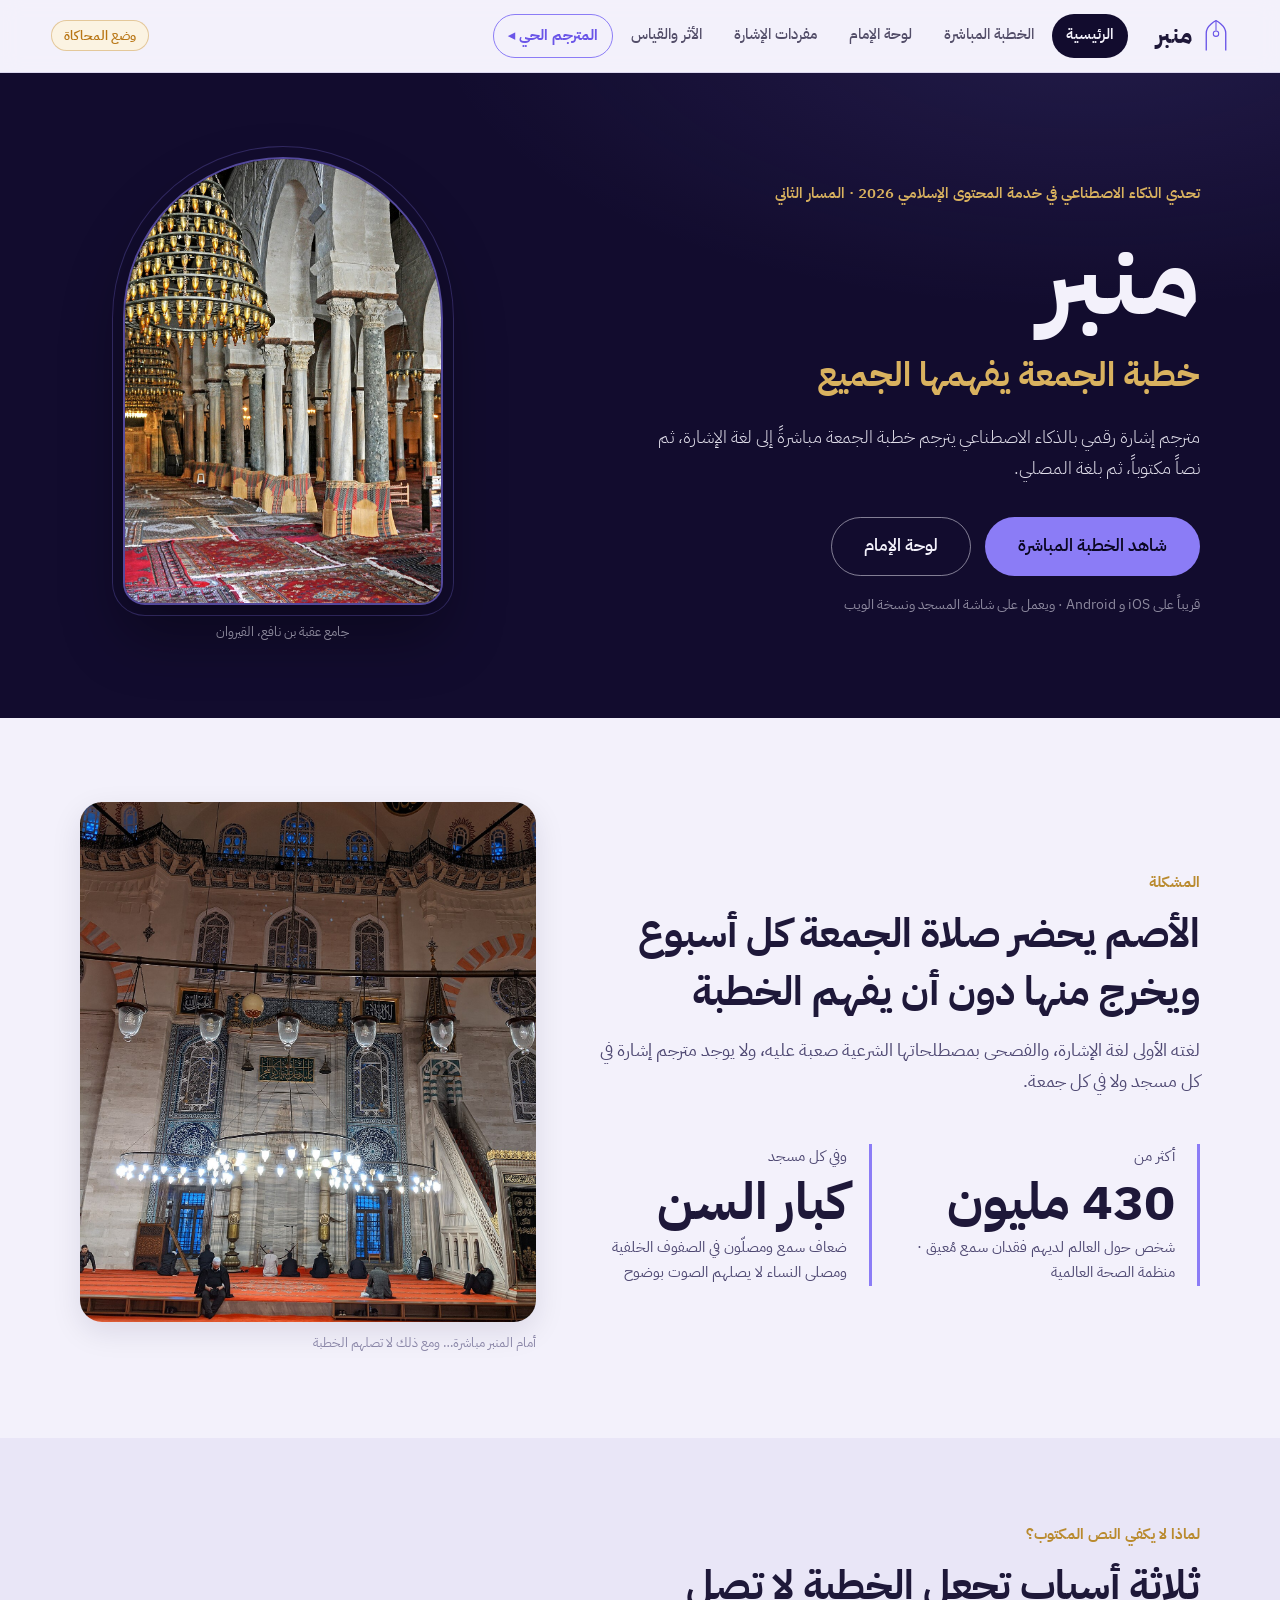
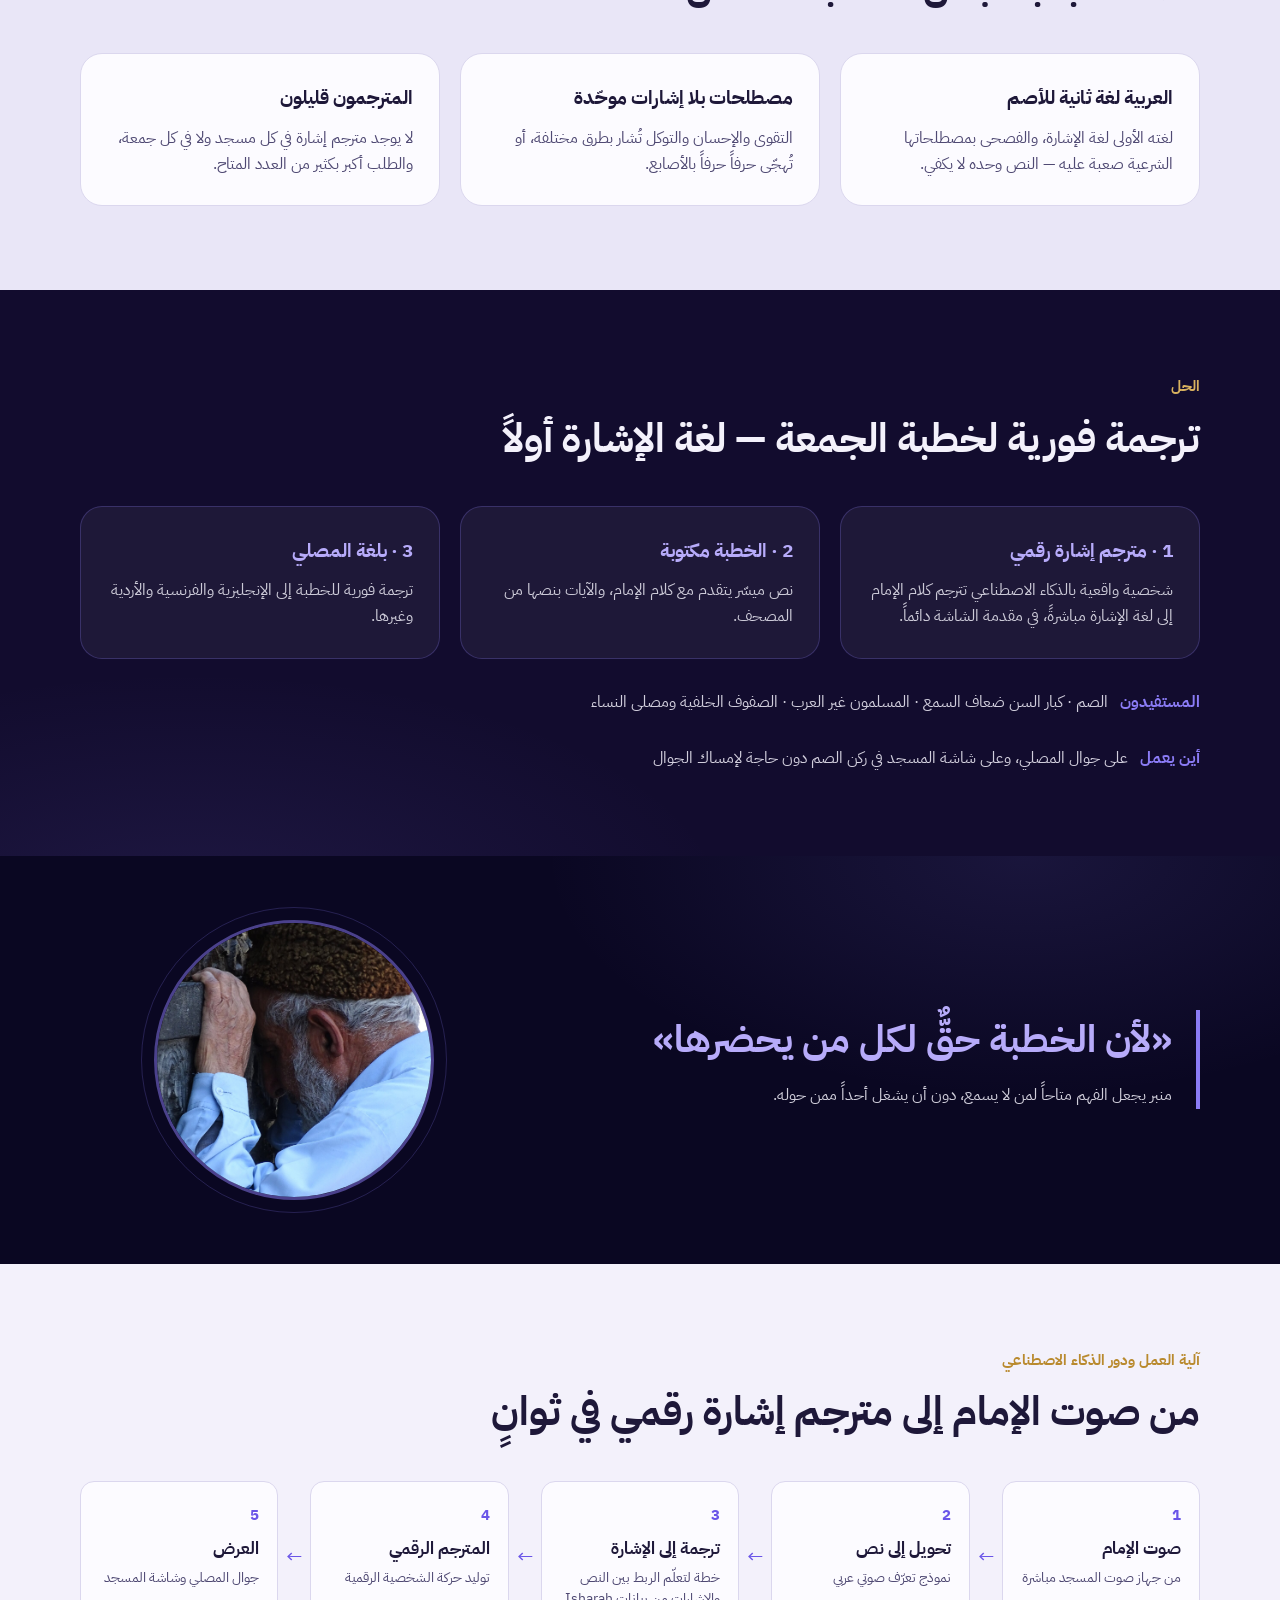
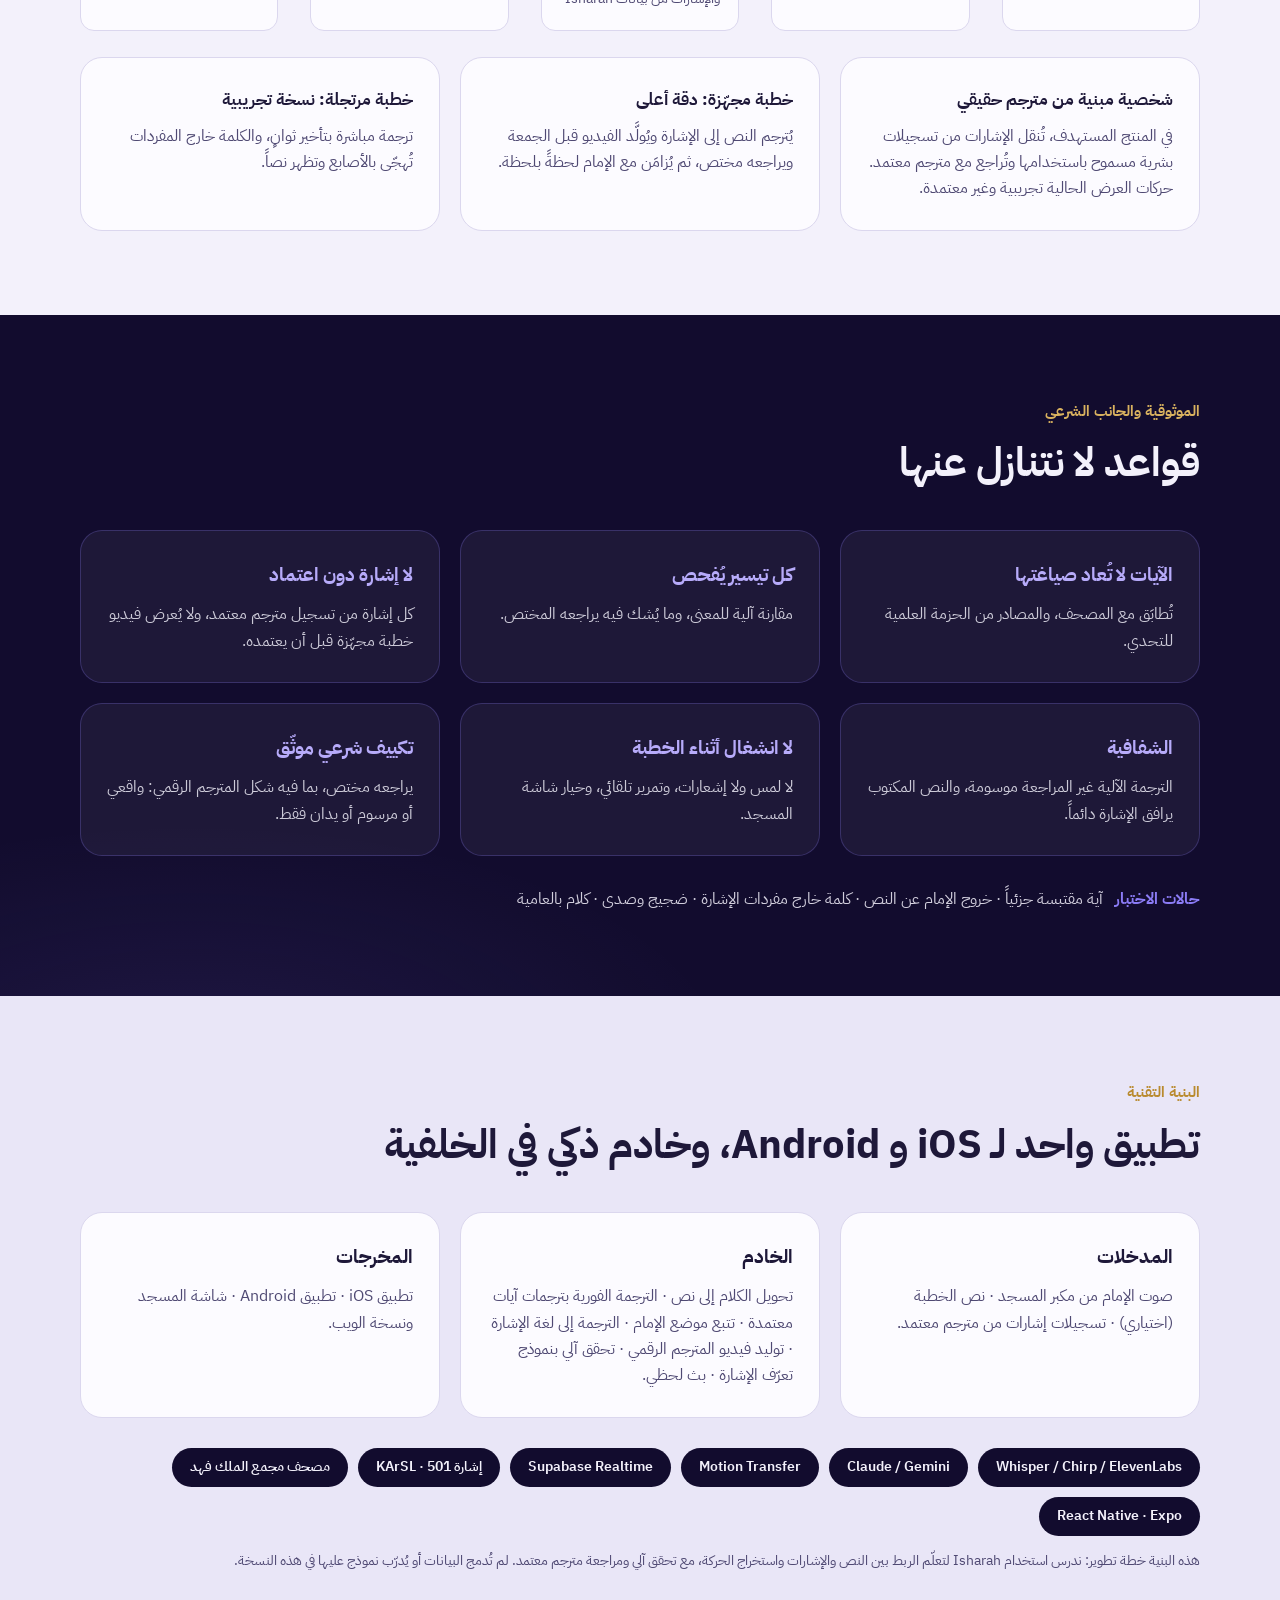
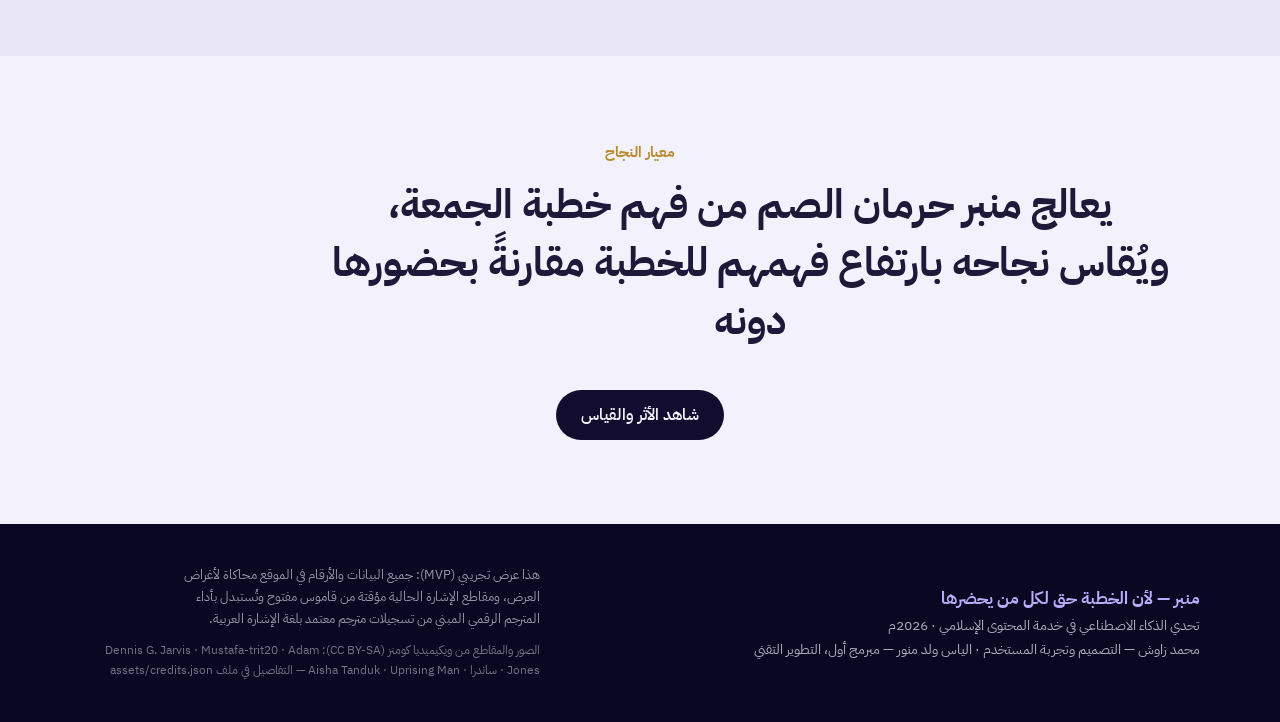
<file: about.html>
<!DOCTYPE html>
<html lang="ar" dir="rtl">
<head>
<meta charset="UTF-8" />
<meta name="viewport" content="width=device-width, initial-scale=1.0" />
<title>منبر — خطبة الجمعة يفهمها الجميع</title>
<meta name="description" content="منبر: مترجم إشارة رقمي بالذكاء الاصطناعي يترجم خطبة الجمعة مباشرةً إلى لغة الإشارة، ثم نصاً مكتوباً، ثم بلغة المصلي." />
<link rel="icon" href="data:image/svg+xml,%3Csvg xmlns='http://www.w3.org/2000/svg' viewBox='0 0 48 64'%3E%3Crect width='48' height='64' rx='8' fill='%23120C2E'/%3E%3Cpath d='M8 56 V28 C8 14 24 6 24 6 C24 6 40 14 40 28 V56' fill='none' stroke='%238B7CF6' stroke-width='2.5'/%3E%3Cline x1='24' y1='6' x2='24' y2='24' stroke='%238B7CF6' stroke-width='2'/%3E%3Ccircle cx='24' cy='30' r='5' fill='none' stroke='%238B7CF6' stroke-width='2'/%3E%3C/svg%3E" />
<link rel="preconnect" href="https://fonts.googleapis.com" />
<link rel="preconnect" href="https://fonts.gstatic.com" crossorigin />
<link href="https://fonts.googleapis.com/css2?family=IBM+Plex+Sans+Arabic:wght@300;400;500;600;700&family=Amiri:wght@400;700&display=swap" rel="stylesheet" />
<link rel="stylesheet" href="css/styles.css" />
</head>
<body data-view="home">

<header class="topbar" id="topbar">
  <a class="brand" href="#/">
    <span class="brand-mark" aria-hidden="true">
      <svg viewBox="0 0 48 64" fill="none" stroke="currentColor">
        <path d="M6 60 V28 C6 13 24 5 24 5 C24 5 42 13 42 28 V60" stroke-width="2.5"/>
        <line x1="24" y1="5" x2="24" y2="23" stroke-width="2"/>
        <circle cx="24" cy="29" r="5" stroke-width="2"/>
      </svg>
    </span>
    <span class="brand-name">منبر</span>
  </a>
  <nav class="nav" id="nav">
    <a href="#/" data-route="home">الرئيسية</a>
    <a href="#/screen" data-route="screen">الخطبة المباشرة</a>
    <a href="#/dashboard" data-route="dashboard">لوحة الإمام</a>
    <a href="#/glossary" data-route="glossary">مفردات الإشارة</a>
    <a href="#/impact" data-route="impact">الأثر والقياس</a>
    <a href="index.html" class="nav-live">المترجم الحي ◂</a>
  </nav>
  <span class="sim-badge" title="جميع البيانات في هذا العرض تجريبية لأغراض المحاكاة">وضع المحاكاة</span>
  <button class="nav-toggle" id="navToggle" aria-label="القائمة">
    <svg viewBox="0 0 24 24" width="22" height="22" stroke="currentColor" stroke-width="2" fill="none"><path d="M3 6h18M3 12h18M3 18h18"/></svg>
  </button>
</header>

<main>

<!-- landing -->
<section class="view active" id="view-home">

  <div class="hero">
    <div class="container hero-grid">
      <div class="hero-copy">
        <p class="hero-kicker">تحدي الذكاء الاصطناعي في خدمة المحتوى الإسلامي 2026 · المسار الثاني</p>
        <h1 class="hero-title">منبر</h1>
        <p class="hero-sub">خطبة الجمعة يفهمها الجميع</p>
        <p class="hero-desc">
          مترجم إشارة رقمي بالذكاء الاصطناعي يترجم خطبة الجمعة مباشرةً إلى لغة الإشارة،
          ثم نصاً مكتوباً، ثم بلغة المصلي.
        </p>
        <div class="hero-cta">
          <a class="btn btn-primary btn-lg" href="#/screen">شاهد الخطبة المباشرة</a>
          <a class="btn btn-ghost btn-lg" href="#/dashboard">لوحة الإمام</a>
        </div>
        <p class="hero-platforms">قريباً على iOS و Android · ويعمل على شاشة المسجد ونسخة الويب</p>
      </div>
      <figure class="hero-figure">
        <img src="assets/img/hero-mosque.jpg" alt="قاعة صلاة جامع القيروان الكبير وثرياته الذهبية" loading="eager" />
        <figcaption>جامع عقبة بن نافع، القيروان</figcaption>
      </figure>
    </div>
  </div>

  <!-- Problem -->
  <div class="section">
    <div class="container split-media">
      <div class="split-copy">
        <p class="sec-kicker">المشكلة</p>
        <h2 class="sec-title">الأصم يحضر صلاة الجمعة كل أسبوع<br />ويخرج منها دون أن يفهم الخطبة</h2>
        <p class="sec-lead">لغته الأولى لغة الإشارة، والفصحى بمصطلحاتها الشرعية صعبة عليه، ولا يوجد مترجم إشارة في كل مسجد ولا في كل جمعة.</p>
        <div class="stat-duo">
          <div class="stat-block">
            <p class="stat-over">أكثر من</p>
            <p class="stat-big">430 مليون</p>
            <p class="stat-under">شخص حول العالم لديهم فقدان سمع مُعيق · منظمة الصحة العالمية</p>
          </div>
          <div class="stat-block">
            <p class="stat-over">وفي كل مسجد</p>
            <p class="stat-big">كبار السن</p>
            <p class="stat-under">ضعاف سمع ومصلّون في الصفوف الخلفية ومصلى النساء لا يصلهم الصوت بوضوح</p>
          </div>
        </div>
      </div>
      <figure class="split-figure">
        <img src="assets/img/congregation.jpg" alt="مصلون جالسون أمام المنبر في جامع السليمانية" loading="lazy" />
        <figcaption>أمام المنبر مباشرة… ومع ذلك لا تصلهم الخطبة</figcaption>
      </figure>
    </div>
  </div>

  <!-- Why written translation is not enough -->
  <div class="section section-tint">
    <div class="container">
      <p class="sec-kicker">لماذا لا يكفي النص المكتوب؟</p>
      <h2 class="sec-title">ثلاثة أسباب تجعل الخطبة لا تصل</h2>
      <div class="cards-3">
        <article class="card">
          <h3>العربية لغة ثانية للأصم</h3>
          <p>لغته الأولى لغة الإشارة، والفصحى بمصطلحاتها الشرعية صعبة عليه — النص وحده لا يكفي.</p>
        </article>
        <article class="card">
          <h3>مصطلحات بلا إشارات موحّدة</h3>
          <p>التقوى والإحسان والتوكل تُشار بطرق مختلفة، أو تُهجّى حرفاً حرفاً بالأصابع.</p>
        </article>
        <article class="card">
          <h3>المترجمون قليلون</h3>
          <p>لا يوجد مترجم إشارة في كل مسجد ولا في كل جمعة، والطلب أكبر بكثير من العدد المتاح.</p>
        </article>
      </div>
    </div>
  </div>

  <!-- Solution -->
  <div class="section section-dark">
    <div class="container">
      <p class="sec-kicker">الحل</p>
      <h2 class="sec-title">ترجمة فورية لخطبة الجمعة — لغة الإشارة أولاً</h2>
      <div class="cards-3">
        <article class="card card-dark">
          <h3>1 · مترجم إشارة رقمي</h3>
          <p>شخصية واقعية بالذكاء الاصطناعي تترجم كلام الإمام إلى لغة الإشارة مباشرةً، في مقدمة الشاشة دائماً.</p>
        </article>
        <article class="card card-dark">
          <h3>2 · الخطبة مكتوبة</h3>
          <p>نص ميسّر يتقدم مع كلام الإمام، والآيات بنصها من المصحف.</p>
        </article>
        <article class="card card-dark">
          <h3>3 · بلغة المصلي</h3>
          <p>ترجمة فورية للخطبة إلى الإنجليزية والفرنسية والأردية وغيرها.</p>
        </article>
      </div>
      <p class="beneficiaries"><strong>المستفيدون</strong> الصم · كبار السن ضعاف السمع · المسلمون غير العرب · الصفوف الخلفية ومصلى النساء</p>
      <p class="beneficiaries"><strong>أين يعمل</strong> على جوال المصلي، وعلى شاشة المسجد في ركن الصم دون حاجة لإمساك الجوال</p>
    </div>
  </div>

  <!-- quote band -->
  <div class="quote-band">
    <div class="container quote-grid">
      <blockquote>
        <p>«لأن الخطبة حقٌّ لكل من يحضرها»</p>
        <footer>منبر يجعل الفهم متاحاً لمن لا يسمع، دون أن يشغل أحداً ممن حوله.</footer>
      </blockquote>
      <figure class="quote-figure">
        <img src="assets/img/worshipper.jpg" alt="مصلٍّ كبير في السن مستنداً إلى منبر خشبي" loading="lazy" />
      </figure>
    </div>
  </div>

  <!-- How it works -->
  <div class="section">
    <div class="container">
      <p class="sec-kicker">آلية العمل ودور الذكاء الاصطناعي</p>
      <h2 class="sec-title">من صوت الإمام إلى مترجم إشارة رقمي في ثوانٍ</h2>
      <div class="pipeline">
        <div class="pipe-step"><span class="pipe-num">1</span><h4>صوت الإمام</h4><p>من جهاز صوت المسجد مباشرة</p></div>
        <div class="pipe-arrow" aria-hidden="true">←</div>
        <div class="pipe-step"><span class="pipe-num">2</span><h4>تحويل إلى نص</h4><p>نموذج تعرّف صوتي عربي</p></div>
        <div class="pipe-arrow" aria-hidden="true">←</div>
        <div class="pipe-step"><span class="pipe-num">3</span><h4>ترجمة إلى الإشارة</h4><p>خطة لتعلّم الربط بين النص والإشارات من بيانات Isharah</p></div>
        <div class="pipe-arrow" aria-hidden="true">←</div>
        <div class="pipe-step"><span class="pipe-num">4</span><h4>المترجم الرقمي</h4><p>توليد حركة الشخصية الرقمية</p></div>
        <div class="pipe-arrow" aria-hidden="true">←</div>
        <div class="pipe-step"><span class="pipe-num">5</span><h4>العرض</h4><p>جوال المصلي وشاشة المسجد</p></div>
      </div>
      <div class="cards-3 cards-top">
        <article class="card">
          <h4 class="card-h4">شخصية مبنية من مترجم حقيقي</h4>
          <p>في المنتج المستهدف، تُنقل الإشارات من تسجيلات بشرية مسموح باستخدامها وتُراجع مع مترجم معتمد. حركات العرض الحالية تجريبية وغير معتمدة.</p>
        </article>
        <article class="card">
          <h4 class="card-h4">خطبة مجهّزة: دقة أعلى</h4>
          <p>يُترجم النص إلى الإشارة ويُولَّد الفيديو قبل الجمعة ويراجعه مختص، ثم يُزامَن مع الإمام لحظةً بلحظة.</p>
        </article>
        <article class="card">
          <h4 class="card-h4">خطبة مرتجلة: نسخة تجريبية</h4>
          <p>ترجمة مباشرة بتأخير ثوانٍ، والكلمة خارج المفردات تُهجّى بالأصابع وتظهر نصاً.</p>
        </article>
      </div>
    </div>
  </div>

  <!-- Rules -->
  <div class="section section-dark">
    <div class="container">
      <p class="sec-kicker">الموثوقية والجانب الشرعي</p>
      <h2 class="sec-title">قواعد لا نتنازل عنها</h2>
      <div class="cards-3">
        <article class="card card-dark"><h3>الآيات لا تُعاد صياغتها</h3><p>تُطابَق مع المصحف، والمصادر من الحزمة العلمية للتحدي.</p></article>
        <article class="card card-dark"><h3>كل تيسير يُفحص</h3><p>مقارنة آلية للمعنى، وما يُشك فيه يراجعه المختص.</p></article>
        <article class="card card-dark"><h3>لا إشارة دون اعتماد</h3><p>كل إشارة من تسجيل مترجم معتمد، ولا يُعرض فيديو خطبة مجهّزة قبل أن يعتمده.</p></article>
        <article class="card card-dark"><h3>الشفافية</h3><p>الترجمة الآلية غير المراجعة موسومة، والنص المكتوب يرافق الإشارة دائماً.</p></article>
        <article class="card card-dark"><h3>لا انشغال أثناء الخطبة</h3><p>لا لمس ولا إشعارات، وتمرير تلقائي، وخيار شاشة المسجد.</p></article>
        <article class="card card-dark"><h3>تكييف شرعي موثّق</h3><p>يراجعه مختص، بما فيه شكل المترجم الرقمي: واقعي أو مرسوم أو يدان فقط.</p></article>
      </div>
      <p class="beneficiaries"><strong>حالات الاختبار</strong> آية مقتبسة جزئياً · خروج الإمام عن النص · كلمة خارج مفردات الإشارة · ضجيج وصدى · كلام بالعامية</p>
    </div>
  </div>

  <!-- Tech -->
  <div class="section section-tint">
    <div class="container">
      <p class="sec-kicker">البنية التقنية</p>
      <h2 class="sec-title">تطبيق واحد لـ iOS و Android، وخادم ذكي في الخلفية</h2>
      <div class="cards-3">
        <article class="card"><h3>المدخلات</h3><p>صوت الإمام من مكبر المسجد · نص الخطبة (اختياري) · تسجيلات إشارات من مترجم معتمد.</p></article>
        <article class="card"><h3>الخادم</h3><p>تحويل الكلام إلى نص · الترجمة الفورية بترجمات آيات معتمدة · تتبع موضع الإمام · الترجمة إلى لغة الإشارة · توليد فيديو المترجم الرقمي · تحقق آلي بنموذج تعرّف الإشارة · بث لحظي.</p></article>
        <article class="card"><h3>المخرجات</h3><p>تطبيق iOS · تطبيق Android · شاشة المسجد ونسخة الويب.</p></article>
      </div>
      <div class="tech-chips">
        <span>Whisper / Chirp / ElevenLabs</span>
        <span>Claude / Gemini</span>
        <span>Motion Transfer</span>
        <span>Supabase Realtime</span>
        <span>KArSL · 501 إشارة</span>
        <span>مصحف مجمع الملك فهد</span>
        <span>React Native · Expo</span>
      </div>
      <p class="tech-note">هذه البنية خطة تطوير: ندرس استخدام Isharah لتعلّم الربط بين النص والإشارات واستخراج الحركة، مع تحقق آلي ومراجعة مترجم معتمد. لم تُدمج البيانات أو يُدرّب نموذج عليها في هذه النسخة.</p>
    </div>
  </div>

  <!-- Success metric teaser -->
  <div class="section">
    <div class="container center">
      <p class="sec-kicker">معيار النجاح</p>
      <h2 class="sec-title">يعالج منبر حرمان الصم من فهم خطبة الجمعة،<br />ويُقاس نجاحه بارتفاع فهمهم للخطبة مقارنةً بحضورها دونه</h2>
      <a class="btn btn-primary" href="#/impact">شاهد الأثر والقياس</a>
    </div>
  </div>

  <footer class="footer">
    <div class="container footer-grid">
      <div>
        <p class="footer-brand">منبر — لأن الخطبة حق لكل من يحضرها</p>
        <p class="footer-note">تحدي الذكاء الاصطناعي في خدمة المحتوى الإسلامي · 2026م</p>
        <p class="footer-note">محمد زاوش — التصميم وتجربة المستخدم · الياس ولد منور — مبرمج أول، التطوير التقني</p>
      </div>
      <div class="footer-small">
        <p class="footer-disclaimer">هذا عرض تجريبي (MVP): جميع البيانات والأرقام في الموقع محاكاة لأغراض العرض، ومقاطع الإشارة الحالية مؤقتة من قاموس مفتوح وتُستبدل بأداء المترجم الرقمي المبني من تسجيلات مترجم معتمد بلغة الإشارة العربية.</p>
        <p class="footer-credits">الصور والمقاطع من ويكيميديا كومنز (CC BY-SA): Dennis G. Jarvis · Mustafa-trit20 · Adam Jones · ساندرا · Aisha Tanduk · Uprising Man — التفاصيل في ملف <span dir="ltr">assets/credits.json</span></p>
      </div>
    </div>
  </footer>
</section>

<!-- live khutbah screen -->
<section class="view" id="view-screen">
  <div class="screen-stage" id="screenStage" data-fontsize="m" data-mode="prepared" data-lang="ar">

    <div class="screen-top">
      <div class="live-pill">
        <span class="live-dot" id="liveDot"></span>
        <span id="liveLabel">مباشر</span>
        <span class="waveform" id="waveform" aria-hidden="true">
          <i></i><i></i><i></i><i></i><i></i>
        </span>
      </div>
      <div class="screen-meta">خطبة الجمعة · مسجد النور <span class="meta-sep">·</span> <span class="meta-title">التقوى أساس الكرامة</span></div>
    </div>

    <div class="screen-body">
      <aside class="signer-panel">
        <div class="signer-frame" id="signerFrame">
          <video id="signerVideo" muted loop playsinline preload="auto"></video>
          <span class="signer-tag" id="signerTag">المترجم الرقمي</span>
          <span class="signer-flag" id="signerFlag" hidden>ترجمة آلية غير معتمدة</span>
          <div class="signer-idle" id="signerIdle">
            <svg viewBox="0 0 24 24" width="34" height="34" fill="none" stroke="currentColor" stroke-width="1.6"><path d="M7 11V6a1.5 1.5 0 0 1 3 0v4M10 10V4.5a1.5 1.5 0 0 1 3 0V10M13 10V5.5a1.5 1.5 0 0 1 3 0V11M16 11.5V8a1.5 1.5 0 0 1 3 0v6c0 4-2.5 7-6.5 7S6 18 6 15v-3a1.5 1.5 0 0 1 3 0"/></svg>
            <span>بانتظار البث</span>
          </div>
        </div>
        <p class="signer-note">كل إشارة منقولة من تسجيل مترجم معتمد · <strong>محاكاة بمقاطع مؤقتة</strong></p>
      </aside>

      <div class="text-col" id="textCol">
        <p class="prev-line" id="prevLine"></p>
        <div class="current-wrap">
          <span class="unrev-badge" id="unrevBadge" hidden>نص آلي غير مُراجَع</span>
          <p class="current-line" id="currentLine">بانتظار بدء الخطبة…</p>
          <div class="verse-card" id="verseCard" hidden>
            <p class="verse-badge">من المصحف · لم تُعَد صياغتها</p>
            <p class="verse-text" id="verseText"></p>
            <p class="verse-source" id="verseSource"></p>
            <p class="verse-tafsir" id="verseTafsir"></p>
          </div>
        </div>
        <p class="review-note" id="reviewNote">فيديو الإشارة والجمل الميسّرة اعتُمدا قبل الجمعة ✓</p>

        <div class="noise-overlay" id="noiseOverlay" hidden>
          <div class="noise-card">
            <p class="noise-title">الصوت غير واضح</p>
            <p class="noise-desc">توقّفت الترجمة مؤقتاً حفاظاً على دقة المعنى والإشارة، وستُستأنف تلقائياً.</p>
          </div>
        </div>
      </div>
    </div>

    <p class="asr-line"><span class="asr-label">التعرّف الصوتي</span> <span id="asrWords">—</span></p>

    <div class="screen-controls">
      <div class="controls-row">
        <button class="ctl-btn ctl-primary" id="btnPlay" title="تشغيل / إيقاف">
          <svg id="iconPlay" viewBox="0 0 24 24" width="20" height="20" fill="currentColor"><path d="M8 5v14l11-7z"/></svg>
          <svg id="iconPause" viewBox="0 0 24 24" width="20" height="20" fill="currentColor" hidden><path d="M6 5h4v14H6zM14 5h4v14h-4z"/></svg>
        </button>
        <button class="ctl-btn" id="btnRestart" title="إعادة من البداية">
          <svg viewBox="0 0 24 24" width="18" height="18" fill="none" stroke="currentColor" stroke-width="2"><path d="M3 12a9 9 0 1 0 3-6.7"/><path d="M3 4v5h5"/></svg>
        </button>
        <button class="ctl-btn ctl-text" id="btnSpeed" title="سرعة المحاكاة">×1</button>

        <div class="progress-wrap" id="progressWrap" title="اضغط للانتقال">
          <div class="progress-bar" id="progressBar"></div>
        </div>
        <span class="time-label" id="timeLabel">0:00 / 1:40</span>
      </div>

      <div class="controls-row controls-row-2">
        <div class="mode-toggle" id="modeToggle" role="group" aria-label="وضع الخطبة">
          <button data-mode="prepared" class="on">خطبة مجهّزة</button>
          <button data-mode="improvised">خطبة مرتجلة</button>
        </div>
        <div class="mode-toggle lang-toggle" id="langToggle" role="group" aria-label="لغة المصلي">
          <button data-lang="ar" class="on">عربي</button>
          <button data-lang="en">English</button>
          <button data-lang="fr" disabled title="قريباً">Français</button>
          <button data-lang="ur" disabled title="قريباً">اردو</button>
        </div>
        <button class="ctl-btn ctl-text" id="btnNoise">محاكاة ضجيج</button>
        <span class="sync-widget" id="syncWidget">تتبّع الموضع <strong id="syncVal">—</strong></span>
        <span class="spacer"></span>
        <button class="ctl-btn ctl-text" id="btnFontMinus" title="تصغير الخط">ص−</button>
        <button class="ctl-btn ctl-text" id="btnFontPlus" title="تكبير الخط">ص+</button>
        <button class="ctl-btn" id="btnFullscreen" title="ملء الشاشة">
          <svg viewBox="0 0 24 24" width="18" height="18" fill="none" stroke="currentColor" stroke-width="2"><path d="M8 3H3v5M16 3h5v5M8 21H3v-5M16 21h5v-5"/></svg>
        </button>
      </div>
    </div>

    <div class="start-overlay" id="startOverlay">
      <p class="start-title">المساجد القريبة</p>
      <div class="mosque-list" id="mosqueList"></div>
      <p class="start-note">محاكاة كاملة لتجربة المصلي: مترجم رقمي في المقدمة، نص متزامن، آيتان بنص المصحف، وترجمة بلغة المصلي.</p>
    </div>

    <div class="end-overlay" id="endOverlay" hidden>
      <p class="end-title">انتهت الخطبة</p>
      <p class="end-desc" id="endSummary"></p>
      <button class="btn btn-gold" id="btnReplay">إعادة المحاكاة</button>
    </div>
  </div>

  <div class="container screen-notes">
    <h3>ماذا تشاهد الآن؟</h3>
    <ul class="notes-list">
      <li><strong>المترجم الرقمي في المقدمة دائماً:</strong> يترجم كلام الإمام إلى لغة الإشارة — في هذه المحاكاة مقاطع مؤقتة، وفي المنتج شخصية رقمية تؤدي إشارات منقولة من تسجيل مترجم معتمد.</li>
      <li><strong>النص يرافق الإشارة دائماً:</strong> جملة ميسّرة متزامنة، والآيات بنص المصحف — والمصطلحات الذهبية تفتح مفردات الإشارة.</li>
      <li><strong>بلغة المصلي:</strong> بدّل إلى English لترى الخطبة مترجمة فورياً مع ترجمة آيات معتمدة.</li>
      <li><strong>خطبة مرتجلة:</strong> نسخة تجريبية بتأخير بسيط ووسم «ترجمة آلية غير معتمدة» على الإشارة والنص.</li>
      <li><strong>محاكاة ضجيج:</strong> عند ضعف الصوت تتوقف الترجمة بشفافية بدل عرض إشارة أو نص غير دقيق.</li>
    </ul>
  </div>
</section>

<!-- imam dashboard -->
<section class="view" id="view-dashboard">
  <div class="container page-head">
    <div>
      <p class="sec-kicker">لوحة الإمام</p>
      <h2 class="sec-title">خطبة: التقوى أساس الكرامة</h2>
      <p class="page-sub" id="dashMeta"></p>
    </div>
    <button class="btn btn-primary" id="btnUpload">رفع خطبة جديدة</button>
  </div>

  <div class="container">
    <div class="steps-row" id="stepsRow"></div>
    <div class="dash-stats" id="dashStats"></div>

    <div class="dash-grid">
      <div class="dash-main">
        <div class="panel">
          <div class="panel-head">
            <h3>مراجعة الجمل الميسّرة وفيديو الإشارة</h3>
            <span class="chip chip-green">اعتمدها المختص والمترجم ✓</span>
          </div>
          <div class="table-wrap">
            <table class="review-table" id="reviewTable">
              <thead>
                <tr><th>#</th><th>الجملة الأصلية</th><th>الجملة الميسّرة</th><th>الحالة</th></tr>
              </thead>
              <tbody></tbody>
            </table>
          </div>
        </div>
      </div>

      <aside class="dash-side">
        <div class="panel">
          <h3>الآيات المكتشفة</h3>
          <ul class="side-list" id="versesList"></ul>
        </div>
        <div class="panel">
          <h3>مفردات الإشارة المرتبطة</h3>
          <ul class="side-list" id="termsList"></ul>
        </div>
        <div class="panel panel-next">
          <h3>خطبة الجمعة القادمة</h3>
          <p class="next-title" id="nextTitle"></p>
          <div class="mini-progress"><div id="nextProgress"></div></div>
          <p class="next-note" id="nextNote"></p>
        </div>
      </aside>
    </div>
  </div>
</section>

<!-- sign vocabulary -->
<section class="view" id="view-glossary">
  <div class="container page-head">
    <div>
      <p class="sec-kicker">مفردات الإشارة</p>
      <h2 class="sec-title">كل إشارة يؤديها المترجم الرقمي مصدرها مترجم معتمد</h2>
      <p class="page-sub">تُسجَّل الإشارات من مترجمي إشارة معتمدين ثم تُنقل حركتها إلى الشخصية الرقمية بالذكاء الاصطناعي — فلا تُخترع إشارة أبداً. مقاطع هذا العرض مؤقتة من قاموس مفتوح؛ مرّر فوق البطاقة لمعاينتها.</p>
    </div>
    <figure class="page-figure">
      <img src="assets/img/sign-alphabet.jpg" alt="لوحة الأبجدية العربية بلغة الإشارة" loading="lazy" />
      <figcaption>الأبجدية العربية بلغة الإشارة — تُستعمل للتهجئة خارج المفردات</figcaption>
    </figure>
  </div>
  <div class="container">
    <div class="glossary-grid" id="glossaryGrid"></div>
  </div>
</section>

<!-- impact -->
<section class="view" id="view-impact">
  <div class="container page-head">
    <div>
      <p class="sec-kicker">الأثر والقياس</p>
      <h2 class="sec-title">نقيس النجاح بارتفاع فهم الصم للخطبة</h2>
      <p class="page-sub">ثلاثة مؤشرات معتمدة في خطة القياس: الفهم، دقة التزامن، ودقة الإشارة بحكم مترجم معتمد — تُجمع من جلسات اختبار مع مشاركين صم وخطب مسجّلة.</p>
    </div>
  </div>

  <div class="container">
    <div class="panel chart-panel">
      <div class="panel-head">
        <h3>الفهم: نسبة الإجابات الصحيحة عن أسئلة فهم الخطبة</h3>
      </div>
      <div class="compare-chart" id="compareChart"></div>
      <p class="chart-note" id="chartNote"></p>
    </div>

    <div class="metric-tiles" id="metricTiles"></div>

    <p class="demo-banner">أرقام تجريبية من جلسات محاكاة لأغراض العرض — تُستبدل بنتائج الاختبار في مسجد حقيقي خلال أيام التحدي.</p>

    <div class="vision-band">
      <img src="assets/img/vision-mosque.jpg" alt="قبة مسجد الاستقلال الخضراء من الداخل" loading="lazy" />
      <div class="vision-overlay">
        <p class="sec-kicker">المسار والرؤية</p>
        <h3>إلى أين يصل منبر</h3>
      </div>
    </div>

    <div class="section-inline">
      <div class="cards-3">
        <article class="card"><h3>الآن: مسجد تجريبي</h3><p>نبني منبر خلال أيام التحدي، ونختبره في مسجد حقيقي، ونسلّمه منتجاً يعمل على الهواتف وشاشات المساجد.</p></article>
        <article class="card"><h3>ثم: مفردات أوسع ولغات أكثر</h3><p>توسيع قاموس الإشارات المعتمدة، وإضافة لغات المصلين، وتغطية خطب مساجد متعددة في بث واحد.</p></article>
        <article class="card"><h3>المدى البعيد: كل مسجد كل جمعة</h3><p>شراكة مع الأوقاف لرفع الخطبة أسبوعياً، وقاموس إشاري موحّد للمصطلحات الشرعية.</p></article>
      </div>
    </div>
  </div>
</section>

</main>

<div class="modal-backdrop" id="modalBackdrop" hidden>
  <div class="modal" role="dialog" aria-modal="true" id="modalBox">
    <button class="modal-close" id="modalClose" aria-label="إغلاق">✕</button>
    <div class="modal-body" id="modalBody"></div>
  </div>
</div>
<div class="toast" id="toast" hidden></div>

<script src="js/data.js"></script>
<script src="js/app.js"></script>
<script src="js/screen.js"></script>
<script src="js/dashboard.js"></script>
<script src="js/glossary.js"></script>
<script src="js/impact.js"></script>
</body>
</html>
</file>
<file: css/styles.css>
/* منبر — mosque green / gold / cream */

:root {
  --g950: #0A0722;
  --g900: #120C2E;
  --g850: #161036;
  --g800: #1B143E;
  --g700: #2B2160;

  --gold: #8B7CF6;
  --gold-soft: #B7ABFA;
  --gold-deep: #6A55E8;
  --kicker: #B98A2E;
  --kicker-soft: #D9B25F;

  --cream: #F3F1FB;
  --cream-2: #E9E6F7;
  --paper: #FCFBFF;

  --ink: #1E1839;
  --ink-2: #4F4973;
  --ink-3: #8B87A8;
  --line: #DBD7EE;

  --live: #E4573D;
  --amber: #B87514;
  --amber-bg: #FBF3E2;

  --chart-base: #B37E2E;   /* بدون منبر — validated */
  --chart-manbar: #7B5FE0; /* مع منبر — validated */

  --radius: 14px;
  --radius-lg: 22px;
  --shadow: 0 10px 30px rgba(18, 12, 46, 0.10);
  --font: "IBM Plex Sans Arabic", system-ui, sans-serif;
  --font-quran: "Amiri", serif;
}

* { box-sizing: border-box; margin: 0; padding: 0; }
[hidden] { display: none !important; }
html { scroll-behavior: smooth; }
body {
  font-family: var(--font);
  background: var(--cream);
  color: var(--ink);
  line-height: 1.7;
  -webkit-font-smoothing: antialiased;
}
a { color: inherit; text-decoration: none; }
button { font-family: inherit; cursor: pointer; }
img, svg { display: block; }

.container { width: min(1120px, 92%); margin-inline: auto; }
.center { text-align: center; }
.spacer { flex: 1; }

/* topbar */
.topbar {
  position: sticky; top: 0; z-index: 50;
  display: flex; align-items: center; gap: 28px;
  padding: 14px 4vw;
  background: rgba(243, 241, 251, 0.92);
  backdrop-filter: blur(10px);
  border-bottom: 1px solid var(--line);
}
body[data-view="screen"] .topbar {
  background: rgba(10, 7, 34, 0.92);
  border-bottom-color: rgba(139, 124, 246, 0.18);
  color: var(--cream);
}
.brand { display: flex; align-items: center; gap: 10px; }
.brand-mark { width: 26px; color: var(--gold-deep); }
body[data-view="screen"] .brand-mark { color: var(--gold); }
.brand-mark svg { width: 100%; height: auto; }
.brand-name { font-size: 24px; font-weight: 700; letter-spacing: 0.5px; }

.nav { display: flex; gap: 4px; flex: 1; }
.nav a {
  padding: 8px 14px; border-radius: 999px;
  font-size: 15px; font-weight: 500; color: inherit; opacity: 0.75;
  transition: all 0.15s ease;
}
.nav a:hover { opacity: 1; background: rgba(30, 22, 70, 0.07); }
body[data-view="screen"] .nav a:hover { background: rgba(139, 124, 246, 0.12); }
.nav a.active {
  opacity: 1; background: var(--g900); color: var(--cream); font-weight: 600;
}
body[data-view="screen"] .nav a.active { background: var(--gold); color: var(--g950); }

.sim-badge {
  font-size: 12.5px; font-weight: 600; color: var(--amber);
  background: var(--amber-bg); border: 1px solid rgba(184, 117, 20, 0.35);
  padding: 4px 12px; border-radius: 999px; white-space: nowrap;
}
.nav-toggle { display: none; background: none; border: none; color: inherit; }

/* views */
.view { display: none; }
.view.active { display: block; }

/* buttons */
.btn {
  display: inline-flex; align-items: center; justify-content: center; gap: 8px;
  padding: 11px 24px; border-radius: 999px; border: 1.5px solid transparent;
  font-size: 15.5px; font-weight: 600; transition: all 0.15s ease;
}
.btn-lg { padding: 14px 32px; font-size: 17px; }
.btn-primary { background: var(--g900); color: var(--cream); }
.btn-primary:hover { background: var(--g700); transform: translateY(-1px); }
.btn-ghost { border-color: var(--g900); color: var(--g900); background: transparent; }
.btn-ghost:hover { background: rgba(18, 12, 46, 0.06); }
.btn-gold { background: var(--gold); color: var(--g950); }
.btn-gold:hover { background: var(--gold-soft); }

/* hero */
.hero {
  background:
    radial-gradient(1100px 500px at 85% -10%, rgba(139, 124, 246,0.14), transparent 60%),
    var(--g900);
  color: var(--cream);
  overflow: hidden;
}
.hero-grid {
  display: grid; grid-template-columns: 1.25fr 0.75fr; gap: 40px;
  align-items: center; padding: 84px 0 76px;
}
.hero-kicker {
  color: var(--kicker-soft); font-size: 15px; font-weight: 600; margin-bottom: 18px;
}
.hero-title { font-size: clamp(64px, 9vw, 108px); font-weight: 700; line-height: 1; }
.hero-sub {
  color: var(--kicker-soft); font-size: clamp(24px, 3.2vw, 34px);
  font-weight: 700; margin: 14px 0 18px;
}
.hero-desc { max-width: 560px; font-size: 18px; font-weight: 300; opacity: 0.92; }
.hero-cta { display: flex; gap: 14px; margin-top: 34px; flex-wrap: wrap; }
.hero .btn-primary { background: var(--gold); color: var(--g950); }
.hero .btn-primary:hover { background: var(--gold-soft); }
.hero .btn-ghost { border-color: rgba(243, 241, 251,0.5); color: var(--cream); }
.hero .btn-ghost:hover { background: rgba(243, 241, 251,0.08); }

/* sections */
.section { padding: 84px 0; }
.section-tint { background: var(--cream-2); }
.section-dark {
  background:
    radial-gradient(900px 400px at 15% 110%, rgba(139, 124, 246,0.10), transparent 60%),
    var(--g900);
  color: var(--cream);
}
.sec-kicker { color: var(--kicker); font-weight: 700; font-size: 15px; margin-bottom: 10px; }
.section-dark .sec-kicker { color: var(--kicker-soft); }
.sec-title {
  font-size: clamp(26px, 3.6vw, 40px); font-weight: 700; line-height: 1.45;
  max-width: 900px; margin-bottom: 14px;
}
.sec-title-sm { font-size: clamp(22px, 2.6vw, 30px); font-weight: 700; margin-bottom: 22px; }
.sec-lead { font-size: 18px; color: var(--ink-2); max-width: 760px; }
.section-dark .sec-lead { color: rgba(243, 241, 251,0.8); }
.center .btn { margin-top: 26px; }

.stat-duo {
  display: grid; grid-template-columns: 1fr 1fr; gap: 40px; margin-top: 48px;
}
.stat-block { border-right: 3px solid var(--gold); padding-right: 22px; }
.stat-over { color: var(--ink-2); font-size: 15px; }
.stat-big { font-size: clamp(34px, 4.5vw, 52px); font-weight: 700; line-height: 1.25; }
.stat-under { color: var(--ink-2); font-size: 15px; max-width: 420px; }

.cards-3 { display: grid; grid-template-columns: repeat(3, 1fr); gap: 20px; margin-top: 38px; }
.cards-2 { display: grid; grid-template-columns: repeat(2, 1fr); gap: 20px; margin-top: 38px; }
.card {
  background: var(--paper); border: 1px solid var(--line);
  border-radius: var(--radius-lg); padding: 28px 26px;
}
.card h3 { font-size: 19px; font-weight: 700; margin-bottom: 10px; }
.card p { color: var(--ink-2); font-size: 15.5px; }
.card-dark {
  background: rgba(243, 241, 251, 0.05);
  border-color: rgba(139, 124, 246, 0.25);
}
.card-dark h3 { color: var(--gold-soft); }
.card-dark p { color: rgba(243, 241, 251, 0.82); }
.beneficiaries { margin-top: 30px; color: rgba(243, 241, 251,0.85); font-size: 15.5px; }
.beneficiaries strong { color: var(--gold); margin-left: 8px; }

/* Pipeline */
.pipeline {
  display: flex; align-items: stretch; gap: 8px; margin-top: 40px; flex-wrap: wrap;
}
.pipe-step {
  flex: 1; min-width: 150px;
  background: var(--paper); border: 1px solid var(--line);
  border-radius: var(--radius); padding: 20px 18px;
}
.pipe-num {
  display: inline-block; color: var(--gold-deep); font-weight: 700; font-size: 15px;
  margin-bottom: 6px;
}
.pipe-step h4 { font-size: 16.5px; font-weight: 700; margin-bottom: 4px; }
.pipe-step p { font-size: 13.5px; color: var(--ink-2); line-height: 1.6; }
.pipe-arrow { align-self: center; color: var(--gold-deep); font-size: 20px; }

.modes-duo { display: grid; grid-template-columns: 1fr 1fr; gap: 20px; margin-top: 26px; }
.mode-card {
  background: var(--g900); color: var(--cream);
  border-radius: var(--radius-lg); padding: 26px;
}
.mode-card h4 { color: var(--gold-soft); font-size: 17.5px; margin-bottom: 8px; }
.mode-card p { font-size: 15px; opacity: 0.88; }
.mode-card-alt { background: var(--paper); color: var(--ink); border: 1px solid var(--line); }
.mode-card-alt h4 { color: var(--amber); }
.mode-card-alt p { color: var(--ink-2); }

/* Footer */
.footer { background: var(--g950); color: var(--cream); padding: 40px 0; }
.footer-grid { display: flex; justify-content: space-between; gap: 30px; align-items: center; flex-wrap: wrap; }
.footer-brand { font-weight: 700; font-size: 17px; color: var(--gold-soft); }
.footer-note { font-size: 14px; opacity: 0.7; }
.footer-disclaimer { font-size: 13px; opacity: 0.6; max-width: 380px; }

/* Mosque screen */
.screen-stage {
  position: relative;
  min-height: calc(100vh - 62px);
  display: flex; flex-direction: column;
  background:
    radial-gradient(1200px 600px at 50% -20%, rgba(139, 124, 246,0.08), transparent 55%),
    var(--g950);
  color: var(--cream);
  padding: 26px 4vw 18px;
}
.screen-stage:fullscreen { min-height: 100vh; }

.screen-top {
  display: flex; justify-content: space-between; align-items: center; gap: 18px;
  padding-bottom: 16px; border-bottom: 1px solid rgba(139, 124, 246,0.16);
}
.live-pill {
  display: inline-flex; align-items: center; gap: 9px;
  color: var(--live); font-weight: 700; font-size: 15px;
}
.live-dot {
  width: 9px; height: 9px; border-radius: 50%; background: var(--live);
  animation: pulse 1.6s ease-in-out infinite;
}
.live-dot.paused { animation: none; opacity: 0.35; }
@keyframes pulse { 0%,100% { opacity: 1; } 50% { opacity: 0.25; } }

.waveform { display: inline-flex; align-items: flex-end; gap: 2.5px; height: 16px; margin-right: 6px; }
.waveform i {
  width: 3px; background: var(--gold); border-radius: 2px; height: 30%;
  animation: wave 1s ease-in-out infinite;
}
.waveform i:nth-child(2) { animation-delay: 0.15s; }
.waveform i:nth-child(3) { animation-delay: 0.3s; }
.waveform i:nth-child(4) { animation-delay: 0.45s; }
.waveform i:nth-child(5) { animation-delay: 0.6s; }
@keyframes wave { 0%,100% { height: 25%; } 50% { height: 100%; } }
.waveform.flat i { animation: none; height: 15%; background: var(--live); }
.waveform.idle i { animation: none; height: 25%; opacity: 0.4; }

.screen-meta { font-size: 15px; opacity: 0.75; }
.meta-sep { color: var(--gold); margin-inline: 6px; }
.meta-title { color: var(--gold-soft); }

.screen-body {
  flex: 1; display: flex; gap: 34px; align-items: center; padding: 28px 0 10px;
}
.text-col { flex: 1; position: relative; min-width: 0; }

.prev-line {
  color: rgba(243, 241, 251,0.42); font-size: 20px; min-height: 34px;
  margin-bottom: 16px; transition: opacity 0.3s;
}
.current-wrap { position: relative; }
.current-line {
  font-weight: 700; line-height: 1.75;
  border-right: 5px solid var(--gold); padding-right: 22px;
  transition: opacity 0.25s ease;
}
.screen-stage[data-fontsize="s"] .current-line { font-size: clamp(24px, 3.4vw, 38px); }
.screen-stage[data-fontsize="m"] .current-line { font-size: clamp(30px, 4.4vw, 50px); }
.screen-stage[data-fontsize="l"] .current-line { font-size: clamp(38px, 5.6vw, 64px); }
.current-line.fading { opacity: 0; }
.current-line .term-chip {
  background: none; border: none; color: var(--gold);
  font: inherit; font-weight: 700;
  border-bottom: 3px dotted rgba(139, 124, 246,0.55);
  padding: 0 2px; transition: background 0.15s;
}
.current-line .term-chip:hover { background: rgba(139, 124, 246,0.14); border-radius: 6px; }

.unrev-badge {
  display: inline-block; margin-bottom: 12px;
  background: rgba(184, 117, 20, 0.16); color: #E8B563;
  border: 1px solid rgba(232, 181, 99, 0.45);
  font-size: 13.5px; font-weight: 600; padding: 4px 14px; border-radius: 999px;
}
.screen-stage[data-mode="improvised"] .current-line { border-right-color: #E8B563; }

/* Verse card */
.verse-card {
  margin-top: 26px; background: rgba(10, 7, 34, 0.65);
  border: 1px solid rgba(139, 124, 246,0.35);
  border-radius: var(--radius-lg); padding: 26px 30px;
  box-shadow: inset 0 0 60px rgba(139, 124, 246,0.05);
}
.verse-badge {
  display: inline-block; color: var(--gold); font-size: 12.5px; font-weight: 600;
  border: 1px solid rgba(139, 124, 246,0.4); border-radius: 999px;
  padding: 2px 12px; margin-bottom: 14px;
}
.verse-text {
  font-family: var(--font-quran);
  font-size: clamp(24px, 3.4vw, 40px); line-height: 2; color: #F8F3E4;
}
.verse-source { color: var(--gold-soft); font-size: 14.5px; margin-top: 10px; }
.verse-tafsir {
  color: rgba(243, 241, 251,0.78); font-size: 16.5px; margin-top: 12px;
  padding-top: 12px; border-top: 1px dashed rgba(139, 124, 246,0.25);
}
.verse-tafsir::before { content: "التفسير الميسر: "; color: var(--gold); font-weight: 600; }

.review-note { margin-top: 22px; font-size: 13.5px; color: rgba(243, 241, 251,0.5); }

/* Noise overlay */
.noise-overlay {
  position: absolute; inset: -10px; display: flex; align-items: center; justify-content: center;
  background: rgba(10, 7, 34, 0.82); backdrop-filter: blur(4px);
  border-radius: var(--radius-lg); z-index: 5;
}
.noise-card {
  text-align: center; border: 1px solid rgba(228, 87, 61, 0.4);
  background: rgba(228, 87, 61, 0.08); border-radius: var(--radius-lg);
  padding: 30px 44px;
}
.noise-title { color: #F0907C; font-size: 24px; font-weight: 700; }
.noise-desc { color: rgba(243, 241, 251,0.8); font-size: 15.5px; margin-top: 8px; max-width: 380px; }

/* ASR line */
.asr-line {
  font-size: 13.5px; color: rgba(243, 241, 251,0.45);
  padding: 10px 0; border-top: 1px solid rgba(139, 124, 246,0.12);
  white-space: nowrap; overflow: hidden; text-overflow: ellipsis;
}
.asr-label {
  color: var(--gold); font-weight: 600; margin-left: 8px;
  border: 1px solid rgba(139, 124, 246,0.3); border-radius: 6px; padding: 1px 8px; font-size: 12px;
}

/* Controls */
.screen-controls { padding-top: 12px; }
.controls-row { display: flex; align-items: center; gap: 10px; }
.controls-row-2 { margin-top: 10px; flex-wrap: wrap; }
.ctl-btn {
  display: inline-flex; align-items: center; justify-content: center;
  min-width: 40px; height: 40px; padding: 0 12px;
  background: rgba(243, 241, 251,0.07); color: var(--cream);
  border: 1px solid rgba(243, 241, 251,0.14); border-radius: 12px;
  transition: all 0.15s; font-size: 14px; font-weight: 600;
}
.ctl-btn:hover { background: rgba(243, 241, 251,0.15); }
.ctl-primary { background: var(--gold); color: var(--g950); border-color: var(--gold); }
.ctl-primary:hover { background: var(--gold-soft); }
.ctl-text { font-size: 13.5px; }
.ctl-btn.on { background: rgba(139, 124, 246,0.25); border-color: var(--gold); color: var(--gold-soft); }

.progress-wrap {
  flex: 1; height: 10px; background: rgba(243, 241, 251,0.12);
  border-radius: 999px; cursor: pointer; overflow: hidden;
}
.progress-bar {
  height: 100%; width: 0%;
  background: linear-gradient(270deg, var(--gold), #B7ABFA);
  border-radius: 999px; transition: width 0.15s linear;
}
.time-label { font-size: 13px; opacity: 0.7; min-width: 86px; text-align: left; font-variant-numeric: tabular-nums; direction: ltr; }

.mode-toggle {
  display: inline-flex; background: rgba(243, 241, 251,0.07);
  border: 1px solid rgba(243, 241, 251,0.14); border-radius: 999px; padding: 3px;
}
.mode-toggle button {
  border: none; background: transparent; color: rgba(243, 241, 251,0.65);
  padding: 6px 16px; border-radius: 999px; font-size: 13.5px; font-weight: 600;
}
.mode-toggle button.on { background: var(--gold); color: var(--g950); }

.sync-widget {
  font-size: 13px; color: rgba(243, 241, 251,0.65);
  border: 1px solid rgba(243, 241, 251,0.14); border-radius: 999px; padding: 7px 16px;
}
.sync-widget strong { color: #8FD4B4; font-variant-numeric: tabular-nums; }
.sync-widget.warn strong { color: #E8B563; }

/* Start / End overlays */
.start-overlay, .end-overlay {
  position: absolute; inset: 0; z-index: 10;
  display: flex; flex-direction: column; align-items: center; justify-content: center; gap: 18px;
  background: rgba(10, 7, 34, 0.88); backdrop-filter: blur(5px);
}
.start-btn {
  display: flex; align-items: center; gap: 14px;
  background: var(--gold); color: var(--g950);
  border: none; border-radius: 999px; padding: 18px 38px;
  font-size: 20px; font-weight: 700; transition: all 0.15s;
}
.start-btn:hover { background: var(--gold-soft); transform: scale(1.03); }
.start-note { color: rgba(243, 241, 251,0.7); font-size: 15px; max-width: 460px; text-align: center; }
.end-title { color: var(--gold-soft); font-size: 34px; font-weight: 700; }
.end-desc { color: rgba(243, 241, 251,0.8); font-size: 16px; max-width: 480px; text-align: center; }

.screen-notes { padding: 40px 0 70px; }
.screen-notes h3 { font-size: 21px; font-weight: 700; margin-bottom: 14px; }
.notes-list { list-style: none; display: grid; gap: 10px; }
.notes-list li {
  background: var(--paper); border: 1px solid var(--line);
  border-radius: var(--radius); padding: 14px 18px; font-size: 15px; color: var(--ink-2);
}
.notes-list strong { color: var(--ink); }

/* Dashboard */
.page-head {
  display: flex; justify-content: space-between; align-items: flex-end; gap: 24px;
  padding: 54px 0 8px; flex-wrap: wrap;
}
.page-sub { color: var(--ink-2); font-size: 15.5px; max-width: 640px; }

.steps-row { display: flex; gap: 10px; margin: 28px 0 18px; flex-wrap: wrap; }
.step-pill {
  flex: 1; min-width: 200px; display: flex; align-items: center; gap: 12px;
  background: var(--paper); border: 1px solid var(--line);
  border-radius: var(--radius); padding: 14px 18px;
}
.step-pill .dot {
  width: 30px; height: 30px; border-radius: 50%; flex-shrink: 0;
  display: flex; align-items: center; justify-content: center;
  background: rgba(14, 138, 95, 0.12); color: var(--chart-manbar); font-weight: 700;
}
.step-pill h5 { font-size: 14.5px; font-weight: 700; }
.step-pill p { font-size: 12.5px; color: var(--ink-3); }

.dash-stats { display: grid; grid-template-columns: repeat(4, 1fr); gap: 14px; margin-bottom: 22px; }
.dstat {
  background: var(--g900); color: var(--cream);
  border-radius: var(--radius); padding: 18px 20px;
}
.dstat .v { font-size: 30px; font-weight: 700; color: var(--gold-soft); font-variant-numeric: tabular-nums; }
.dstat .l { font-size: 13.5px; opacity: 0.8; }

.dash-grid { display: grid; grid-template-columns: 1.9fr 1fr; gap: 20px; padding-bottom: 80px; }
.panel {
  background: var(--paper); border: 1px solid var(--line);
  border-radius: var(--radius-lg); padding: 24px;
}
.panel + .panel { margin-top: 18px; }
.panel h3 { font-size: 17.5px; font-weight: 700; margin-bottom: 14px; }
.panel-head { display: flex; justify-content: space-between; align-items: center; margin-bottom: 8px; gap: 12px; flex-wrap: wrap; }
.panel-head h3 { margin-bottom: 0; }

.chip {
  font-size: 12.5px; font-weight: 700; border-radius: 999px; padding: 4px 12px;
  white-space: nowrap;
}
.chip-green { background: rgba(14,138,95,0.12); color: #0B6B4A; border: 1px solid rgba(14,138,95,0.3); }
.chip-gold { background: rgba(179,126,46,0.12); color: #8C6323; border: 1px solid rgba(179,126,46,0.35); }
.chip-outline { background: transparent; color: var(--ink-2); border: 1px solid var(--line); }
.chip-amber { background: var(--amber-bg); color: var(--amber); border: 1px solid rgba(184,117,20,0.35); }

.table-wrap { overflow-x: auto; }
.review-table { width: 100%; border-collapse: collapse; font-size: 14px; }
.review-table th {
  text-align: right; color: var(--ink-3); font-weight: 600; font-size: 12.5px;
  padding: 10px 12px; border-bottom: 1.5px solid var(--line);
}
.review-table td {
  padding: 12px; border-bottom: 1px solid var(--cream-2); vertical-align: top;
}
.review-table tr:last-child td { border-bottom: none; }
.review-table .orig { color: var(--ink-3); font-size: 13px; }
.review-table .simp { font-weight: 500; }
.review-table .verse-row .simp { font-family: var(--font-quran); font-size: 15.5px; }

.side-list { list-style: none; display: grid; gap: 10px; }
.side-list li {
  border: 1px solid var(--cream-2); border-radius: 12px; padding: 12px 14px;
  font-size: 14px; display: flex; justify-content: space-between; align-items: center; gap: 10px;
}
.side-list .t { font-weight: 600; }
.side-list .s { font-size: 12px; color: var(--ink-3); display: block; }

.panel-next { background: var(--g900); color: var(--cream); border-color: var(--g900); }
.panel-next h3 { color: var(--gold-soft); }
.next-title { font-size: 20px; font-weight: 700; margin-bottom: 12px; }
.mini-progress { height: 8px; background: rgba(243, 241, 251,0.15); border-radius: 999px; overflow: hidden; }
.mini-progress div { height: 100%; background: var(--gold); border-radius: 999px; }
.next-note { font-size: 13px; opacity: 0.75; margin-top: 10px; }

/* Glossary */
.glossary-grid {
  display: grid; grid-template-columns: repeat(auto-fill, minmax(250px, 1fr));
  gap: 18px; padding-bottom: 80px;
}
.term-card {
  background: var(--paper); border: 1px solid var(--line);
  border-radius: var(--radius-lg); overflow: hidden;
  display: flex; flex-direction: column;
}
.term-thumb {
  position: relative; aspect-ratio: 16/10;
  background:
    radial-gradient(400px 200px at 50% 120%, rgba(139, 124, 246,0.25), transparent 70%),
    var(--g900);
  display: flex; align-items: center; justify-content: center;
  color: var(--gold); border: none; transition: all 0.15s;
}
.term-thumb:hover { filter: brightness(1.2); }
.term-thumb .play-ring {
  width: 54px; height: 54px; border-radius: 50%;
  border: 2px solid var(--gold); display: flex; align-items: center; justify-content: center;
  background: rgba(139, 124, 246,0.12);
}
.term-thumb.pending { opacity: 0.55; cursor: default; }
.term-thumb.pending .play-ring { border-style: dashed; }
.term-body { padding: 18px 20px 20px; display: flex; flex-direction: column; gap: 8px; flex: 1; }
.term-head { display: flex; justify-content: space-between; align-items: center; gap: 8px; }
.term-name { font-size: 20px; font-weight: 700; }
.term-def { font-size: 14px; color: var(--ink-2); flex: 1; }
.term-signer { font-size: 12.5px; color: var(--ink-3); }

/* Impact */
.chart-panel { margin-bottom: 18px; }
.compare-chart { display: grid; gap: 18px; padding: 14px 4px 6px; }
.cbar { display: grid; grid-template-columns: 110px 1fr 64px; align-items: center; gap: 14px; }
.cbar .name { font-size: 14.5px; font-weight: 600; color: var(--ink-2); }
.cbar .track { height: 30px; background: var(--cream-2); border-radius: 6px; position: relative; }
.cbar .fill {
  position: absolute; inset-block: 0; right: 0; border-radius: 6px 2px 2px 6px;
  width: 0; transition: width 0.9s cubic-bezier(0.2, 0.7, 0.3, 1);
}
.cbar.base .fill { background: var(--chart-base); }
.cbar.manbar .fill { background: var(--chart-manbar); }
.cbar .val { font-size: 17px; font-weight: 700; font-variant-numeric: tabular-nums; }
.chart-note { font-size: 13px; color: var(--ink-3); margin-top: 14px; }

.metric-tiles { display: grid; grid-template-columns: repeat(3, 1fr); gap: 16px; }
.mtile {
  background: var(--paper); border: 1px solid var(--line);
  border-radius: var(--radius-lg); padding: 26px;
}
.mtile .num { font-size: 44px; font-weight: 700; color: var(--g900); font-variant-numeric: tabular-nums; line-height: 1.2; }
.mtile .lbl { font-size: 16px; font-weight: 700; margin-top: 2px; }
.mtile .why { font-size: 13.5px; color: var(--ink-2); margin-top: 8px; }

.demo-banner {
  margin: 22px 0 8px; background: var(--amber-bg);
  border: 1px solid rgba(184,117,20,0.3); color: var(--amber);
  border-radius: var(--radius); padding: 12px 18px; font-size: 13.5px; font-weight: 600;
}
.section-inline { padding: 46px 0 90px; }

/* Modal & toast */
.modal-backdrop {
  position: fixed; inset: 0; z-index: 100;
  background: rgba(10, 7, 34, 0.7); backdrop-filter: blur(4px);
  display: flex; align-items: center; justify-content: center; padding: 20px;
}
.modal {
  position: relative; background: var(--paper); border-radius: var(--radius-lg);
  width: min(520px, 100%); padding: 30px; box-shadow: var(--shadow);
  animation: rise 0.25s ease;
}
@keyframes rise { from { transform: translateY(14px); opacity: 0; } to { transform: none; opacity: 1; } }
.modal-close {
  position: absolute; top: 14px; left: 14px;
  width: 34px; height: 34px; border-radius: 50%;
  border: 1px solid var(--line); background: var(--cream); font-size: 14px;
}
.modal h3 { font-size: 21px; margin-bottom: 6px; }
.modal .sub { color: var(--ink-2); font-size: 14px; margin-bottom: 16px; }

.sign-player {
  aspect-ratio: 16/10; border-radius: var(--radius);
  background:
    radial-gradient(400px 240px at 50% 130%, rgba(139, 124, 246,0.3), transparent 70%),
    var(--g900);
  display: flex; flex-direction: column; align-items: center; justify-content: center;
  color: var(--gold-soft); gap: 10px; margin-bottom: 14px; overflow: hidden; position: relative;
}
.sign-hands { font-size: 15px; letter-spacing: 1px; color: var(--gold); font-weight: 700; }
.sign-anim {
  width: 74px; height: 74px; border-radius: 50%;
  border: 2px solid var(--gold);
  display: flex; align-items: center; justify-content: center;
  animation: signPulse 1.4s ease-in-out infinite;
}
@keyframes signPulse { 0%,100% { transform: scale(1); opacity: 1; } 50% { transform: scale(1.12); opacity: 0.75; } }
.sign-meta { font-size: 13px; color: var(--ink-2); display: grid; gap: 4px; }
.sign-meta strong { color: var(--ink); }

.dropzone {
  border: 2px dashed var(--line); border-radius: var(--radius);
  padding: 34px; text-align: center; color: var(--ink-3); font-size: 14.5px;
  margin-bottom: 16px; background: var(--cream);
}
.modal .btn { width: 100%; }

.toast {
  position: fixed; bottom: 26px; right: 50%; transform: translateX(50%);
  z-index: 120; background: var(--g900); color: var(--cream);
  border-radius: 999px; padding: 12px 26px; font-size: 14.5px; font-weight: 600;
  box-shadow: var(--shadow); animation: rise 0.3s ease;
}

/* Responsive */
@media (max-width: 960px) {
  .hero-grid { grid-template-columns: 1fr; padding: 60px 0 50px; }
  .cards-3, .cards-2, .modes-duo, .stat-duo { grid-template-columns: 1fr; }
  .dash-grid { grid-template-columns: 1fr; }
  .dash-stats { grid-template-columns: repeat(2, 1fr); }
  .metric-tiles { grid-template-columns: 1fr; }
  .pipeline { flex-direction: column; }
  .pipe-arrow { transform: rotate(90deg); align-self: flex-start; margin-right: 24px; }
  .screen-body { flex-direction: column; align-items: stretch; gap: 20px; }
}
@media (max-width: 760px) {
  .nav {
    position: fixed; inset: 62px 0 auto 0; z-index: 49;
    flex-direction: column; background: var(--cream);
    border-bottom: 1px solid var(--line); padding: 12px 5vw 18px;
    display: none;
  }
  .nav.open { display: flex; }
  body[data-view="screen"] .nav { background: var(--g950); }
  .nav-toggle { display: block; }
  .sim-badge { margin-right: auto; }
  .cbar { grid-template-columns: 84px 1fr 52px; }
  .cbar .name { font-size: 12.5px; }
  .controls-row { flex-wrap: wrap; }
  .time-label { min-width: auto; }
}

/* media blocks */
.hero-figure { position: relative; justify-self: center; margin: 0; }
.hero-figure img {
  width: min(320px, 38vw); aspect-ratio: 3 / 4.2; object-fit: cover;
  border-radius: 50% 50% var(--radius-lg) var(--radius-lg) / 36% 36% var(--radius-lg) var(--radius-lg);
  border: 2px solid rgba(139, 124, 246, 0.55);
  outline: 1px solid rgba(139, 124, 246, 0.25); outline-offset: 10px;
  box-shadow: 0 30px 60px rgba(0, 0, 0, 0.35);
}
.hero-figure figcaption {
  text-align: center; font-size: 12.5px; color: rgba(243, 241, 251, 0.55); margin-top: 16px;
}

.split-media { display: grid; grid-template-columns: 1.15fr 0.85fr; gap: 48px; align-items: center; }
.split-figure { margin: 0; }
.split-figure img {
  width: 100%; max-height: 520px; object-fit: cover;
  border-radius: var(--radius-lg); box-shadow: var(--shadow);
}
.split-figure figcaption { font-size: 13px; color: var(--ink-3); margin-top: 10px; }

.quote-band {
  background:
    radial-gradient(800px 400px at 80% 0%, rgba(139, 124, 246, 0.12), transparent 60%),
    var(--g950);
  color: var(--cream); padding: 64px 0;
}
.quote-grid { display: grid; grid-template-columns: 1.2fr 0.8fr; gap: 48px; align-items: center; }
.quote-grid blockquote { border-right: 4px solid var(--gold); padding-right: 24px; }
.quote-grid blockquote p { font-size: clamp(26px, 3.4vw, 38px); font-weight: 700; color: var(--gold-soft); line-height: 1.6; }
.quote-grid blockquote footer { margin-top: 12px; font-size: 16px; opacity: 0.85; }
.quote-figure { margin: 0; justify-self: center; }
.quote-figure img {
  width: min(280px, 60vw); aspect-ratio: 1; object-fit: cover; object-position: center 25%;
  border-radius: 50%; border: 3px solid rgba(139, 124, 246, 0.5);
  outline: 1px solid rgba(139, 124, 246, 0.22); outline-offset: 12px;
}

.page-figure { margin: 0; flex-shrink: 0; }
.page-figure img {
  width: 190px; border-radius: var(--radius); border: 1px solid var(--line); box-shadow: var(--shadow);
}
.page-figure figcaption { font-size: 12px; color: var(--ink-3); margin-top: 8px; text-align: center; }

.vision-band { position: relative; border-radius: var(--radius-lg); overflow: hidden; margin-top: 46px; }
.vision-band img { width: 100%; height: 300px; object-fit: cover; display: block; }
.vision-overlay {
  position: absolute; inset: 0; display: flex; flex-direction: column; justify-content: flex-end;
  padding: 30px 34px; color: var(--cream);
  background: linear-gradient(180deg, rgba(10, 7, 34, 0.05) 30%, rgba(10, 7, 34, 0.85));
}
.vision-overlay .sec-kicker { color: var(--kicker-soft); margin-bottom: 4px; }
.vision-overlay h3 { font-size: clamp(24px, 3vw, 34px); font-weight: 700; }
.section-inline { padding: 26px 0 90px; }

/* glossary video thumbs */
.term-thumb { padding: 0; }
.term-thumb video {
  position: absolute; inset: 0; width: 100%; height: 100%; object-fit: cover;
}
.term-thumb .play-ring { position: relative; z-index: 2; }
.term-thumb.has-video::after {
  content: ""; position: absolute; inset: 0;
  background: linear-gradient(180deg, transparent 55%, rgba(10, 7, 34, 0.55));
}
.term-thumb.has-video:hover .play-ring { opacity: 0; }

/* sign modal video */
.sign-player.has-video { background: var(--g950); padding: 0; aspect-ratio: auto; }
.sign-player.has-video video { width: 100%; max-height: 340px; display: block; }
.demo-tag {
  font-size: 12px; color: var(--amber); background: var(--amber-bg);
  border: 1px solid rgba(184, 117, 20, 0.3); border-radius: 8px;
  padding: 6px 12px; margin-bottom: 14px;
}

.footer-small { max-width: 460px; display: grid; gap: 10px; }
.footer-credits { font-size: 11.5px; opacity: 0.45; line-height: 1.8; }

@media (max-width: 960px) {
  .split-media, .quote-grid { grid-template-columns: 1fr; gap: 28px; }
  .hero-figure { display: block; margin-top: 8px; }
  .hero-figure img { width: min(300px, 70vw); }
  .page-head .page-figure { display: none; }
  .vision-band img { height: 220px; }
}

/* new-concept components */
.hero-platforms { margin-top: 18px; font-size: 13.5px; color: rgba(243, 241, 251, 0.55); }

.cards-top { margin-top: 26px; }
.card .card-h4 { font-size: 17px; font-weight: 700; margin-bottom: 8px; color: var(--ink); }

.tech-chips { display: flex; flex-wrap: wrap; gap: 10px; margin-top: 30px; }
.tech-chips span {
  background: var(--g900); color: var(--cream);
  border-radius: 999px; padding: 8px 18px; font-size: 13.5px; font-weight: 600;
  direction: ltr;
}
.tech-note { margin-top: 14px; font-size: 13.5px; color: var(--ink-2); }

/* digital signer panel */
.signer-panel { width: clamp(240px, 25vw, 330px); flex-shrink: 0; }
.signer-frame {
  position: relative; aspect-ratio: 3 / 4; border-radius: var(--radius-lg); overflow: hidden;
  background:
    radial-gradient(300px 220px at 50% 110%, rgba(139, 124, 246, 0.18), transparent 70%),
    var(--g900);
  border: 1.5px solid rgba(139, 124, 246, 0.45);
  box-shadow: 0 24px 50px rgba(0, 0, 0, 0.35);
}
.signer-frame video { width: 100%; height: 100%; object-fit: cover; display: block; }
.signer-tag {
  position: absolute; top: 12px; right: 12px; z-index: 2;
  background: rgba(10, 7, 34, 0.75); color: var(--gold-soft);
  border: 1px solid rgba(139, 124, 246, 0.4);
  font-size: 12px; font-weight: 700; border-radius: 999px; padding: 4px 12px;
}
.signer-flag {
  position: absolute; bottom: 12px; inset-inline: 12px; z-index: 2; text-align: center;
  background: rgba(184, 117, 20, 0.28); color: #F0C987;
  border: 1px solid rgba(232, 181, 99, 0.5); backdrop-filter: blur(4px);
  font-size: 12px; font-weight: 700; border-radius: 10px; padding: 5px 10px;
}
.signer-idle {
  position: absolute; inset: 0; display: flex; flex-direction: column;
  align-items: center; justify-content: center; gap: 10px;
  color: var(--gold); font-size: 14px; background: var(--g900); z-index: 1;
}
.screen-stage.noisy .signer-frame video { filter: blur(6px) brightness(0.45); }
.signer-note {
  font-size: 12.5px; color: rgba(243, 241, 251, 0.55);
  margin-top: 10px; text-align: center; line-height: 1.8;
}
.signer-note strong { color: var(--gold-soft); font-weight: 600; }

/* worshipper-language mode */
.lang-toggle button[disabled] { opacity: 0.35; cursor: default; }
.screen-stage[data-lang="en"] .current-line {
  direction: ltr; text-align: left;
  border-right: none; padding-right: 0;
  border-left: 5px solid var(--gold); padding-left: 22px;
}
.screen-stage[data-lang="en"] .prev-line { direction: ltr; text-align: left; }
.verse-tafsir.en-tafsir { direction: ltr; text-align: left; }
.verse-tafsir.en-tafsir::before { content: "Approved translation · "; }

/* mosque picker */
.start-title { color: var(--gold-soft); font-size: 26px; font-weight: 700; }
.mosque-list { display: grid; gap: 12px; width: min(440px, 90%); }
.mosque-card {
  display: flex; justify-content: space-between; align-items: center; gap: 14px;
  background: rgba(243, 241, 251, 0.06); border: 1px solid rgba(243, 241, 251, 0.14);
  border-radius: 14px; padding: 16px 20px; color: var(--cream); text-align: right;
}
.mosque-card.live { border-color: rgba(139, 124, 246, 0.7); background: rgba(139, 124, 246, 0.1); cursor: pointer; }
.mosque-card.live:hover { background: rgba(139, 124, 246, 0.22); transform: translateY(-1px); }
.mosque-card[disabled] { opacity: 0.45; cursor: default; }
.mosque-name { font-weight: 700; font-size: 16.5px; }
.mosque-name small { opacity: 0.6; font-weight: 400; font-size: 12.5px; }
.mosque-status { font-size: 12.5px; opacity: 0.7; white-space: nowrap; }
.mosque-status.on { color: #F0907C; opacity: 1; display: inline-flex; align-items: center; gap: 7px; }
.mosque-status.on i {
  width: 7px; height: 7px; border-radius: 50%; background: var(--live);
  animation: pulse 1.6s ease-in-out infinite;
}

@media (max-width: 960px) {
  .signer-panel { width: min(250px, 68vw); margin-inline: auto; }
}

/* live prototype link */
.nav .nav-live { border: 1.5px solid var(--gold); color: var(--gold-deep); opacity: 1; font-weight: 700; }
.nav .nav-live:hover { background: var(--gold); color: var(--g950); }
body[data-view="screen"] .nav .nav-live { color: var(--gold-soft); }
</file>
